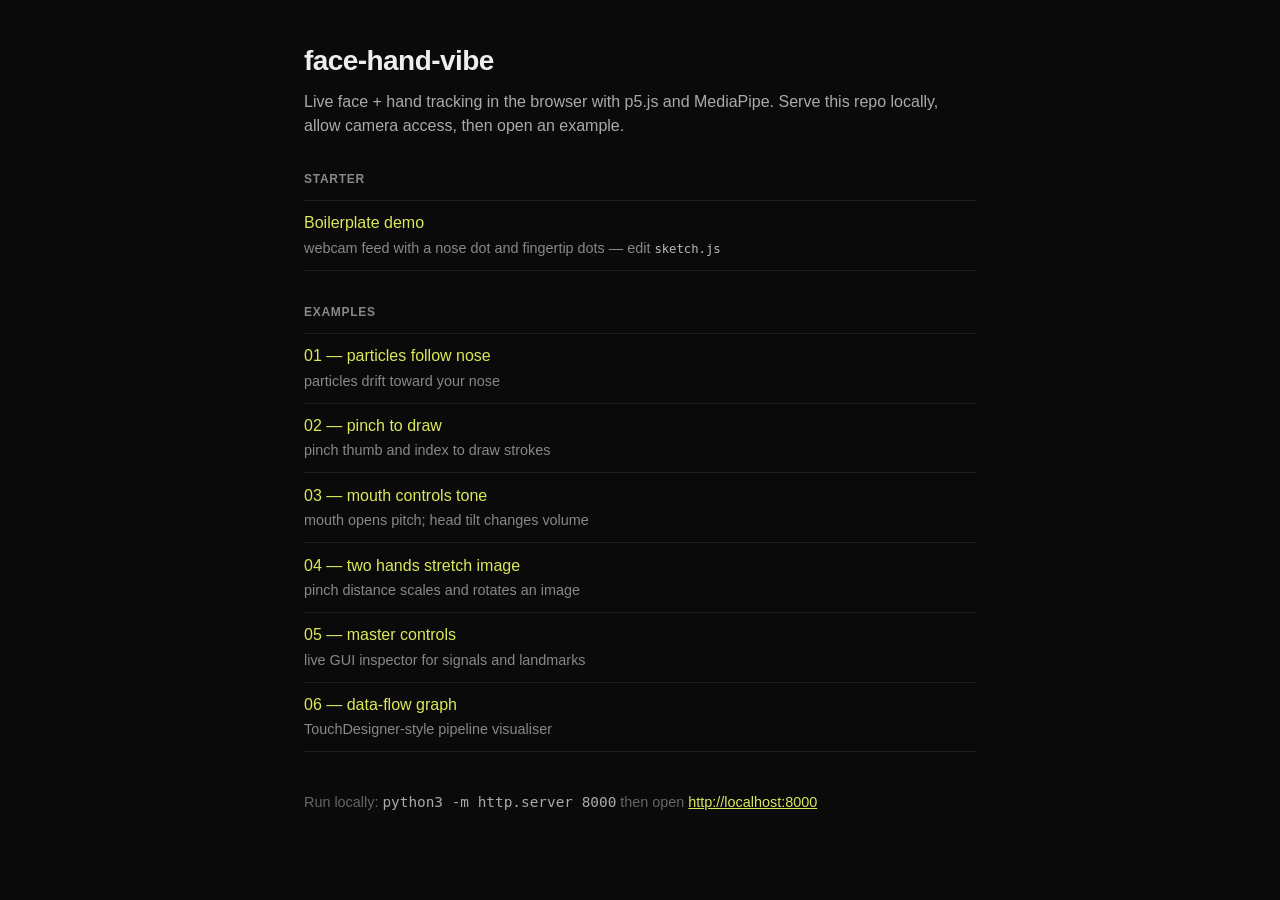
<file: index.html>
<!DOCTYPE html>
<html lang="en">
<head>
  <meta charset="UTF-8" />
  <meta name="viewport" content="width=device-width, initial-scale=1.0" />
  <title>face-hand-vibe</title>
  <link rel="stylesheet" href="style.css" />
</head>
<body class="landing">
  <main class="landing-main">
    <header class="landing-header">
      <h1>face-hand-vibe</h1>
      <p class="tagline">
        Live face + hand tracking in the browser with p5.js and MediaPipe.
        Serve this repo locally, allow camera access, then open an example.
      </p>
    </header>

    <section class="landing-section">
      <h2>Starter</h2>
      <ul class="example-list">
        <li>
          <a href="starter/">Boilerplate demo</a>
          <span class="desc">webcam feed with a nose dot and fingertip dots — edit <code>sketch.js</code></span>
        </li>
      </ul>
    </section>

    <section class="landing-section">
      <h2>Examples</h2>
      <ul class="example-list">
        <li>
          <a href="examples/01-particles-follow-nose/">01 — particles follow nose</a>
          <span class="desc">particles drift toward your nose</span>
        </li>
        <li>
          <a href="examples/02-pinch-to-draw/">02 — pinch to draw</a>
          <span class="desc">pinch thumb and index to draw strokes</span>
        </li>
        <li>
          <a href="examples/03-mouth-controls-tone/">03 — mouth controls tone</a>
          <span class="desc">mouth opens pitch; head tilt changes volume</span>
        </li>
        <li>
          <a href="examples/04-two-hands-stretch-image/">04 — two hands stretch image</a>
          <span class="desc">pinch distance scales and rotates an image</span>
        </li>
        <li>
          <a href="examples/05-master-controls/">05 — master controls</a>
          <span class="desc">live GUI inspector for signals and landmarks</span>
        </li>
        <li>
          <a href="examples/06-data-flow-graph/">06 — data-flow graph</a>
          <span class="desc">TouchDesigner-style pipeline visualiser</span>
        </li>
      </ul>
    </section>

    <footer class="landing-footer">
      <p>
        Run locally: <code>python3 -m http.server 8000</code> then open
        <a href="http://localhost:8000/">http://localhost:8000</a>
      </p>
    </footer>
  </main>
</body>
</html>
</file>
<file: style.css>
html, body {
  margin: 0;
  padding: 0;
  background: #0a0a0a;
  color: #eee;
  font-family: -apple-system, BlinkMacSystemFont, "Segoe UI", sans-serif;
}

body:not(.landing) {
  overflow: hidden;
}

canvas {
  display: block;
}

/* ---------- landing page ---------- */
body.landing {
  overflow: auto;
  line-height: 1.5;
}

.landing-main {
  max-width: 42rem;
  margin: 0 auto;
  padding: 2.5rem 1.5rem 3rem;
}

.landing-header h1 {
  margin: 0 0 0.5rem;
  font-size: 1.75rem;
  font-weight: 600;
  letter-spacing: -0.02em;
}

.tagline {
  margin: 0;
  color: #aaa;
}

.landing-section {
  margin-top: 2rem;
}

.landing-section h2 {
  margin: 0 0 0.75rem;
  font-size: 0.75rem;
  font-weight: 600;
  text-transform: uppercase;
  letter-spacing: 0.06em;
  color: #888;
}

.example-list {
  list-style: none;
  margin: 0;
  padding: 0;
}

.example-list li {
  padding: 0.65rem 0;
  border-top: 1px solid #1e1e1e;
}

.example-list li:last-child {
  border-bottom: 1px solid #1e1e1e;
}

.example-list a {
  color: #dce85a;
  text-decoration: none;
  font-weight: 500;
}

.example-list a:hover {
  text-decoration: underline;
}

.example-list .desc {
  display: block;
  margin-top: 0.15rem;
  font-size: 0.9rem;
  color: #888;
}

.example-list code {
  font-size: 0.85em;
  color: #bbb;
}

.landing-footer {
  margin-top: 2.5rem;
  font-size: 0.9rem;
  color: #666;
}

.landing-footer code {
  color: #aaa;
}

.landing-footer a {
  color: #dce85a;
}
</file>
